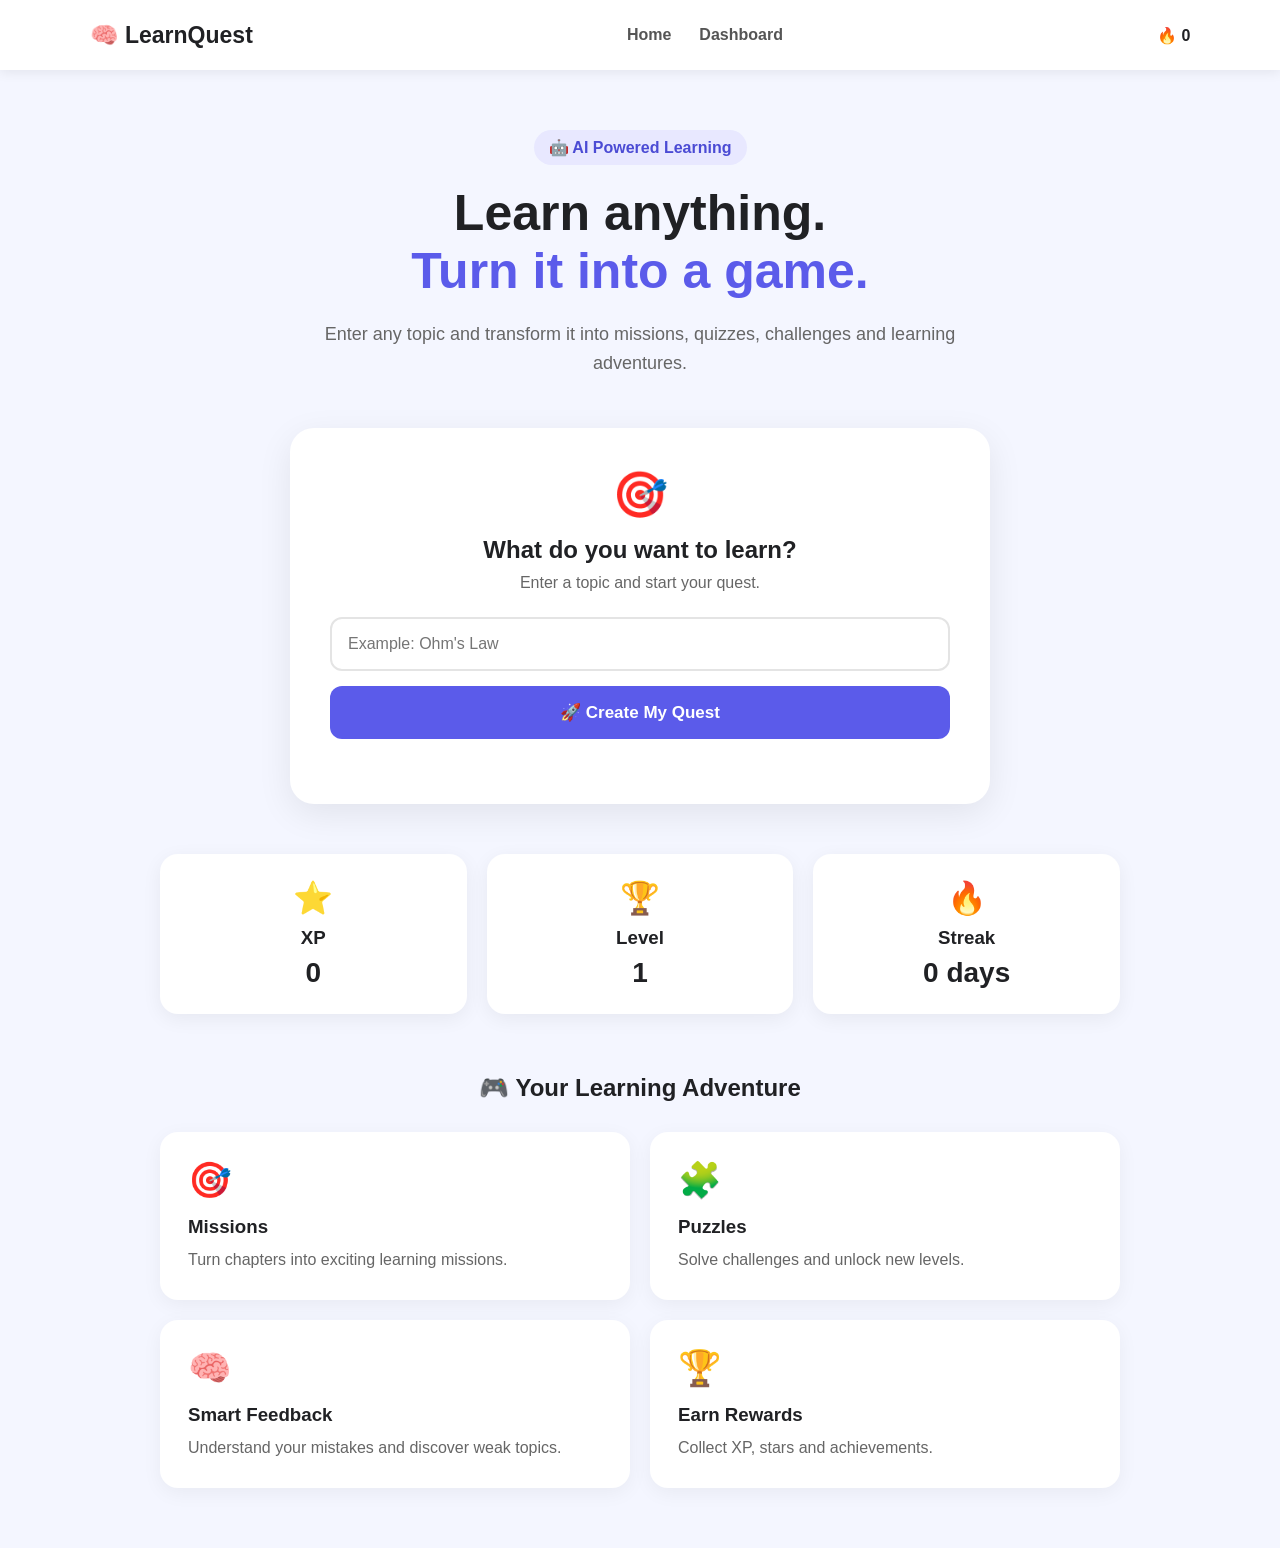
<file: index.html>
<!DOCTYPE html>
<html lang="en">

<head>

    <meta charset="UTF-8">

    <meta name="viewport"
          content="width=device-width, initial-scale=1.0">

    <title>LearnQuest</title>

    <link rel="stylesheet" href="style.css">

</head>


<body>

<header class="navbar">

    <div class="logo">
        🧠 LearnQuest
    </div>

    <nav>
        <a href="index.html">Home</a>
        <a href="dashboard.html">Dashboard</a>
    </nav>

    <div class="nav-streak">
        🔥 <span id="navStreak">0</span>
    </div>

</header>



<main class="home-container">


    <!-- HERO -->

    <section class="hero">

        <div class="hero-badge">
            🤖 AI Powered Learning
        </div>

        <h1>
            Learn anything.
            <br>
            <span>Turn it into a game.</span>
        </h1>

        <p>
            Enter any topic and transform it into
            missions, quizzes, challenges and
            learning adventures.
        </p>

    </section>



    <!-- TOPIC INPUT -->

    <section class="topic-card">

        <div class="card-icon">
            🎯
        </div>

        <h2>
            What do you want to learn?
        </h2>

        <p>
            Enter a topic and start your quest.
        </p>


        <input
            type="text"
            id="topicInput"
            placeholder="Example: Ohm's Law"
        >


        <button
            class="primary-button"
            onclick="startQuest()">

            🚀 Create My Quest

        </button>


        <p
            id="homeMessage"
            class="message">
        </p>

    </section>



    <!-- STATS -->

    <section class="stats-grid">


        <div class="stat-card">

            <div class="stat-icon">
                ⭐
            </div>

            <h3>XP</h3>

            <strong id="homeXP">
                0
            </strong>

        </div>


        <div class="stat-card">

            <div class="stat-icon">
                🏆
            </div>

            <h3>Level</h3>

            <strong id="homeLevel">
                1
            </strong>

        </div>


        <div class="stat-card">

            <div class="stat-icon">
                🔥
            </div>

            <h3>Streak</h3>

            <strong id="homeStreak">
                0
            </strong>

        </div>

    </section>



    <!-- FEATURES -->

    <section class="features-section">

        <h2>
            🎮 Your Learning Adventure
        </h2>


        <div class="feature-grid">


            <div class="feature-card">

                <div class="feature-icon">
                    🎯
                </div>

                <h3>
                    Missions
                </h3>

                <p>
                    Turn chapters into exciting
                    learning missions.
                </p>

            </div>



            <div class="feature-card">

                <div class="feature-icon">
                    🧩
                </div>

                <h3>
                    Puzzles
                </h3>

                <p>
                    Solve challenges and unlock
                    new levels.
                </p>

            </div>



            <div class="feature-card">

                <div class="feature-icon">
                    🧠
                </div>

                <h3>
                    Smart Feedback
                </h3>

                <p>
                    Understand your mistakes and
                    discover weak topics.
                </p>

            </div>



            <div class="feature-card">

                <div class="feature-icon">
                    🏆
                </div>

                <h3>
                    Earn Rewards
                </h3>

                <p>
                    Collect XP, stars and achievements.
                </p>

            </div>

        </div>

    </section>


</main>


<script src="data.js"></script>
<script src="script.js"></script>

</body>

</html>
</file>
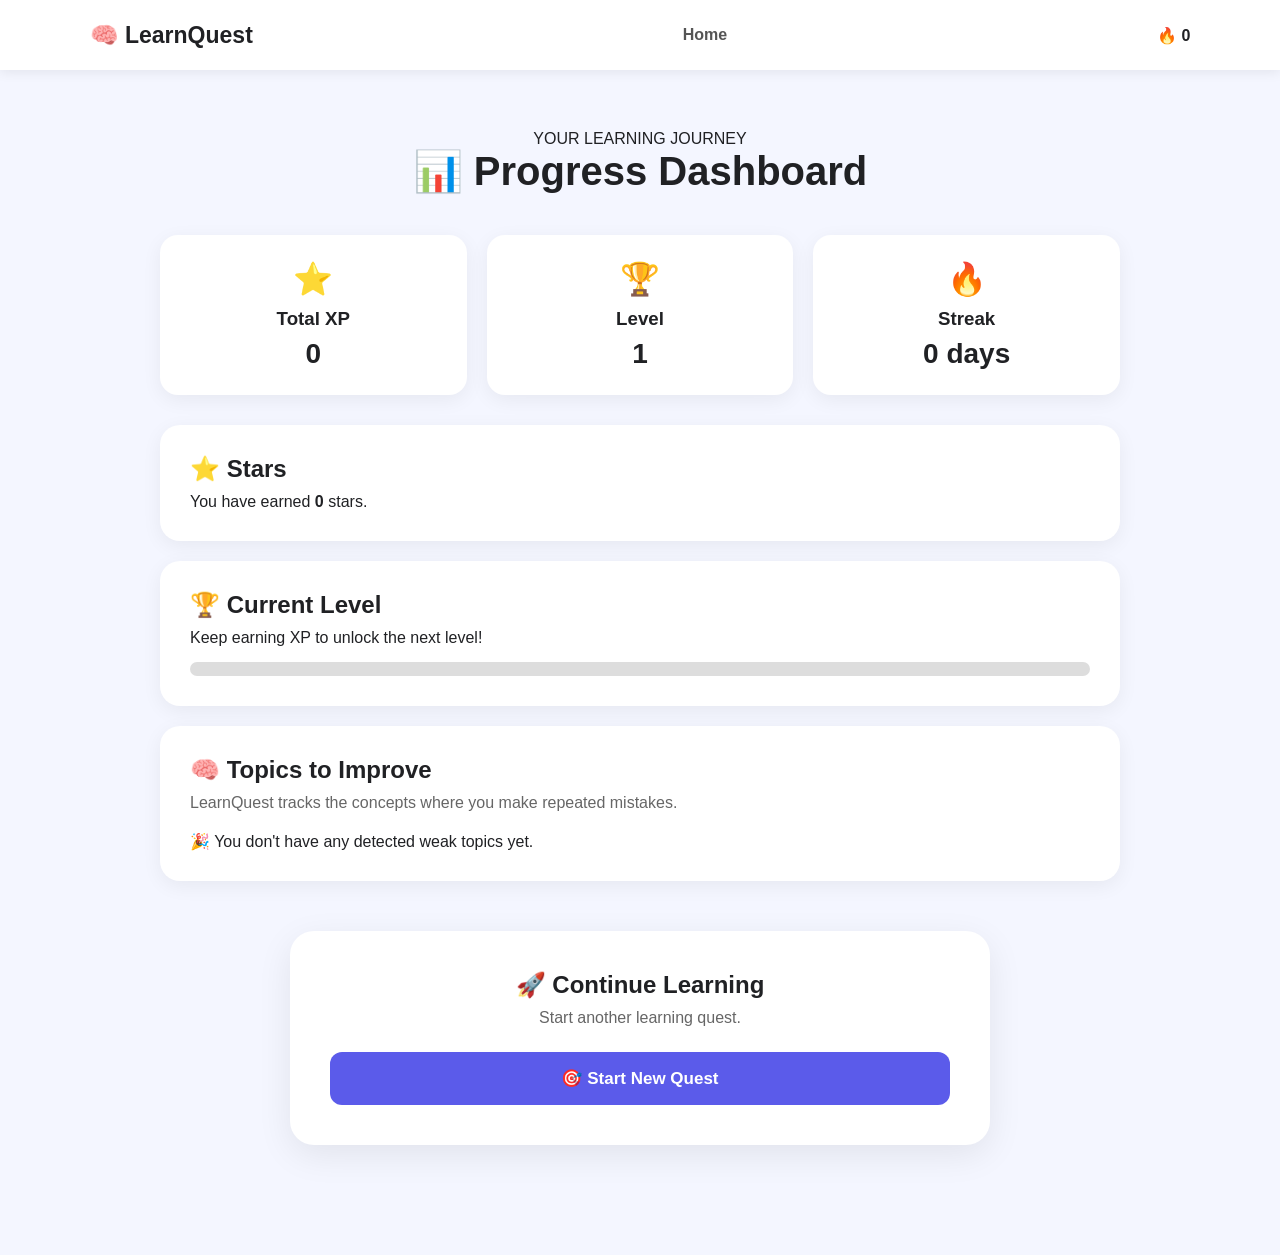
<file: dashboard.html>
<!DOCTYPE html>
<html lang="en">

<head>

    <meta charset="UTF-8">

    <meta name="viewport"
          content="width=device-width, initial-scale=1.0">

    <title>LearnQuest - Dashboard</title>

    <link rel="stylesheet" href="style.css">

</head>


<body>


<header class="navbar">

    <div class="logo">
        🧠 LearnQuest
    </div>


    <nav>

        <a href="index.html">
            Home
        </a>

    </nav>


    <div class="nav-streak">

        🔥 <span id="dashboardNavStreak">
            0
        </span>

    </div>

</header>



<main class="home-container">


    <section class="dashboard-header">

        <p class="welcome-text">
            YOUR LEARNING JOURNEY
        </p>


        <h1>
            📊 Progress Dashboard
        </h1>

    </section>



    <!-- MAIN STATS -->

    <section class="stats-grid">


        <div class="stat-card">

            <div class="stat-icon">
                ⭐
            </div>

            <h3>
                Total XP
            </h3>

            <strong id="dashboardXP">
                0
            </strong>

        </div>



        <div class="stat-card">

            <div class="stat-icon">
                🏆
            </div>

            <h3>
                Level
            </h3>

            <strong id="dashboardLevel">
                1
            </strong>

        </div>



        <div class="stat-card">

            <div class="stat-icon">
                🔥
            </div>

            <h3>
                Streak
            </h3>

            <strong>

                <span id="dashboardStreak">
                    0
                </span>

                days

            </strong>

        </div>


    </section>



    <!-- STARS -->

    <section class="dashboard-card">

        <h2>
            ⭐ Stars
        </h2>


        <p style="margin-top:10px;">

            You have earned

            <strong id="dashboardStars">
                0
            </strong>

            stars.

        </p>

    </section>



    <!-- LEVEL -->

    <section class="dashboard-card">

        <h2>
            🏆 Current Level
        </h2>


        <p style="margin-top:10px;">

            Keep earning XP to unlock
            the next level!

        </p>


        <div class="level-bar">

            <div
                class="level-progress"
                id="levelProgress">
            </div>

        </div>

    </section>



    <!-- WEAK TOPICS -->

    <section class="dashboard-card">

        <h2>
            🧠 Topics to Improve
        </h2>


        <p style="margin:10px 0 20px; color:#666;">

            LearnQuest tracks the concepts
            where you make repeated mistakes.

        </p>


        <div id="weakTopics">

            Loading...

        </div>

    </section>



    <section class="topic-card">

        <h2>
            🚀 Continue Learning
        </h2>


        <p>
            Start another learning quest.
        </p>


        <button
            class="primary-button"
            onclick="goHome()">

            🎯 Start New Quest

        </button>

    </section>


</main>



<script src="data.js"></script>
<script src="script.js"></script>


<script>

function goHome() {

    window.location.href =
        "index.html";

}

</script>


</body>

</html>
</file>
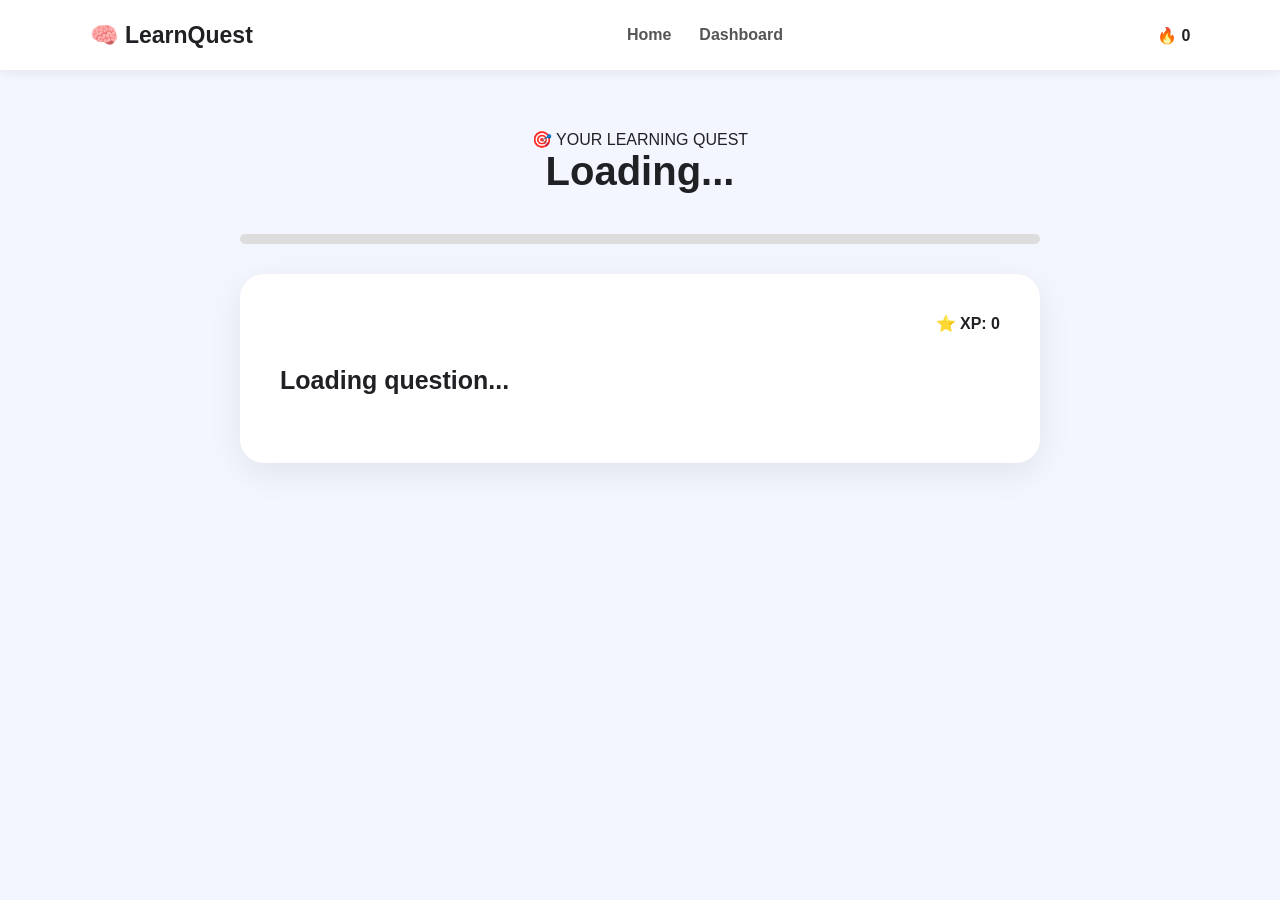
<file: game.html>
<!DOCTYPE html>
<html lang="en">

<head>

    <meta charset="UTF-8">

    <meta name="viewport"
          content="width=device-width, initial-scale=1.0">

    <title>LearnQuest - Quest</title>

    <link rel="stylesheet" href="style.css">

</head>


<body>


<header class="navbar">

    <div class="logo">
        🧠 LearnQuest
    </div>


    <nav>

        <a href="index.html">
            Home
        </a>

        <a href="dashboard.html">
            Dashboard
        </a>

    </nav>


    <div class="nav-streak">
        🔥 <span id="gameStreak">0</span>
    </div>

</header>



<main class="home-container">


    <div class="dashboard-header">

        <p class="welcome-text">
            🎯 YOUR LEARNING QUEST
        </p>


        <h1 id="gameTopic">
            Loading...
        </h1>

    </div>



    <div class="progress-container">

        <div class="progress-bar">

            <div
                class="progress-fill"
                id="progressFill">
            </div>

        </div>

    </div>



    <section class="game-card">


        <div class="game-header">

            <span
                class="question-number"
                id="questionNumber">
            </span>


            <span class="xp-display">

                ⭐ XP:
                <span id="gameXP">
                    0
                </span>

            </span>

        </div>



        <h2
            class="question"
            id="questionText">

            Loading question...

        </h2>



        <div
            class="options"
            id="options">

        </div>



        <div
            id="feedback"
            class="feedback">

        </div>



        <button
            id="nextButton"
            class="next-button"
            onclick="nextQuestion()"
            style="display:none;">

            Next Question →

        </button>


    </section>


</main>



<script src="data.js"></script>
<script src="script.js"></script>


</body>

</html>
</file>
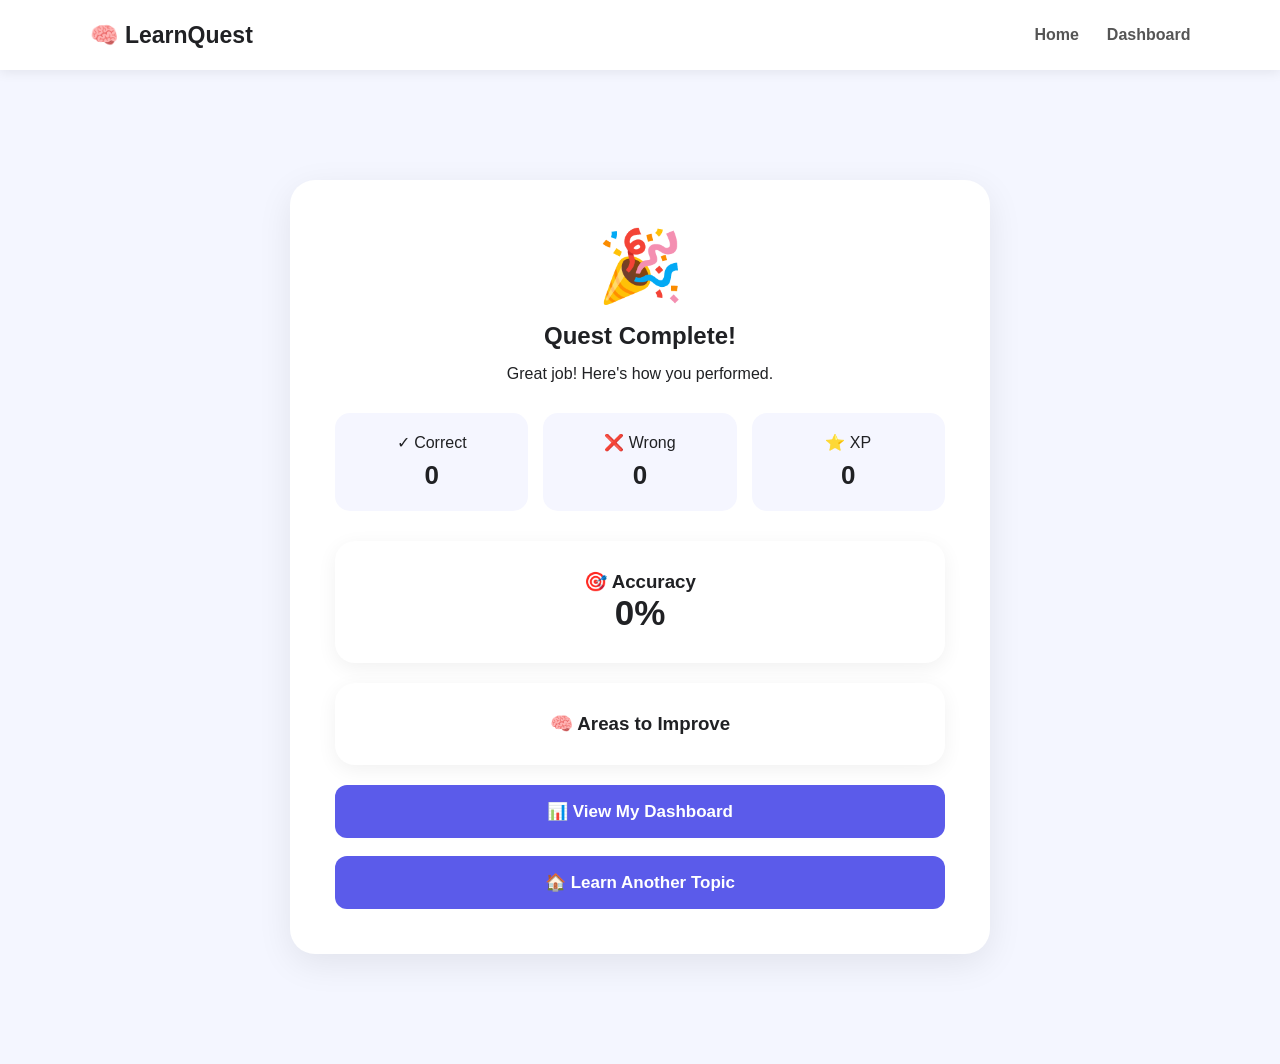
<file: result.html>
<!DOCTYPE html>
<html lang="en">

<head>

    <meta charset="UTF-8">

    <meta name="viewport"
          content="width=device-width, initial-scale=1.0">

    <title>LearnQuest - Result</title>

    <link rel="stylesheet" href="style.css">

</head>


<body>


<header class="navbar">

    <div class="logo">
        🧠 LearnQuest
    </div>


    <nav>

        <a href="index.html">
            Home
        </a>

        <a href="dashboard.html">
            Dashboard
        </a>

    </nav>

</header>



<main class="home-container">


    <section class="result-card">


        <div class="result-emoji">
            🎉
        </div>


        <h1>
            Quest Complete!
        </h1>


        <p>
            Great job! Here's how you performed.
        </p>



        <div class="result-stats">


            <div class="result-stat">

                ✓ Correct

                <strong
                    id="resultCorrect">
                    0
                </strong>

            </div>


            <div class="result-stat">

                ❌ Wrong

                <strong
                    id="resultWrong">
                    0
                </strong>

            </div>


            <div class="result-stat">

                ⭐ XP

                <strong
                    id="resultXP">
                    0
                </strong>

            </div>

        </div>



        <div class="dashboard-card">

            <h3>
                🎯 Accuracy
            </h3>


            <strong
                id="resultAccuracy"
                style="font-size:35px;">

                0%

            </strong>

        </div>



        <div class="dashboard-card">

            <h3>
                🧠 Areas to Improve
            </h3>


            <div
                id="resultWeakTopics">

            </div>

        </div>



        <button
            class="primary-button"
            onclick="goToDashboard()">

            📊 View My Dashboard

        </button>


        <br>
        <br>


        <button
            class="primary-button"
            onclick="goHome()">

            🏠 Learn Another Topic

        </button>


    </section>


</main>



<script src="script.js"></script>


<script>

function goToDashboard() {

    window.location.href =
        "dashboard.html";

}


function goHome() {

    window.location.href =
        "index.html";

}

</script>


</body>

</html>
</file>
<file: style.css>
* {
    box-sizing: border-box;
    margin: 0;
    padding: 0;
}


body {

    font-family:
        Arial,
        Helvetica,
        sans-serif;

    background:
        #f4f6ff;

    color:
        #202124;

    min-height:
        100vh;
}



/* =========================
   NAVBAR
========================= */

.navbar {

    height: 70px;

    background:
        white;

    display:
        flex;

    align-items:
        center;

    justify-content:
        space-between;

    padding:
        0 7%;

    box-shadow:
        0 2px 12px rgba(0,0,0,0.08);

    position:
        sticky;

    top:
        0;

    z-index:
        100;

}


.logo {

    font-size:
        23px;

    font-weight:
        800;

}


.navbar nav {

    display:
        flex;

    gap:
        28px;

}


.navbar a {

    text-decoration:
        none;

    color:
        #555;

    font-weight:
        600;

}


.navbar a:hover {

    color:
        #5b5bea;

}


.nav-streak {

    font-weight:
        700;

}



/* =========================
   GENERAL
========================= */

.home-container {

    max-width:
        1000px;

    margin:
        auto;

    padding:
        60px 20px;

}


.hero {

    text-align:
        center;

}


.hero-badge {

    display:
        inline-block;

    padding:
        8px 15px;

    border-radius:
        30px;

    background:
        #e8e8ff;

    color:
        #4b4bd4;

    font-weight:
        700;

    margin-bottom:
        20px;

}


.hero h1 {

    font-size:
        50px;

    line-height:
        1.15;

    margin-bottom:
        20px;

}


.hero h1 span {

    color:
        #5b5bea;

}


.hero > p:last-child {

    max-width:
        680px;

    margin:
        auto;

    font-size:
        18px;

    line-height:
        1.6;

    color:
        #666;

}



/* =========================
   TOPIC CARD
========================= */

.topic-card {

    max-width:
        700px;

    margin:
        50px auto;

    background:
        white;

    padding:
        40px;

    border-radius:
        24px;

    text-align:
        center;

    box-shadow:
        0 10px 35px rgba(0,0,0,0.08);

}


.card-icon {

    font-size:
        45px;

    margin-bottom:
        15px;

}


.topic-card h2 {

    margin-bottom:
        10px;

}


.topic-card > p {

    color:
        #666;

    margin-bottom:
        25px;

}


.topic-card input {

    width:
        100%;

    padding:
        16px;

    border:
        2px solid #e4e4e4;

    border-radius:
        12px;

    font-size:
        16px;

    outline:
        none;

    margin-bottom:
        15px;

}


.topic-card input:focus {

    border-color:
        #5b5bea;

}


.primary-button,
.topic-card button {

    width:
        100%;

    padding:
        16px;

    border:
        none;

    border-radius:
        12px;

    background:
        #5b5bea;

    color:
        white;

    font-size:
        17px;

    font-weight:
        700;

    cursor:
        pointer;

}


.primary-button:hover,
.topic-card button:hover {

    opacity:
        0.9;

    transform:
        translateY(-1px);

}


.message {

    margin-top:
        15px;

}



/* =========================
   STATS
========================= */

.stats-grid {

    display:
        grid;

    grid-template-columns:
        repeat(3, 1fr);

    gap:
        20px;

    margin:
        30px 0;

}


.stat-card {

    background:
        white;

    padding:
        25px;

    border-radius:
        18px;

    text-align:
        center;

    box-shadow:
        0 5px 20px rgba(0,0,0,0.06);

}


.stat-icon {

    font-size:
        32px;

    margin-bottom:
        10px;

}


.stat-card h3 {

    margin-bottom:
        8px;

}


.stat-card strong {

    font-size:
        28px;

}



/* =========================
   FEATURES
========================= */

.features-section {

    margin-top:
        60px;

}


.features-section > h2 {

    text-align:
        center;

    margin-bottom:
        30px;

}


.feature-grid {

    display:
        grid;

    grid-template-columns:
        repeat(2, 1fr);

    gap:
        20px;

}


.feature-card {

    background:
        white;

    padding:
        28px;

    border-radius:
        18px;

    box-shadow:
        0 5px 20px rgba(0,0,0,0.05);

}


.feature-icon {

    font-size:
        35px;

    margin-bottom:
        15px;

}


.feature-card h3 {

    margin-bottom:
        10px;

}


.feature-card p {

    color:
        #666;

    line-height:
        1.5;

}



/* =========================
   GAME
========================= */

.progress-container {

    max-width:
        800px;

    margin:
        20px auto;

}


.progress-bar {

    width:
        100%;

    height:
        10px;

    background:
        #ddd;

    border-radius:
        20px;

    overflow:
        hidden;

}


.progress-fill {

    height:
        100%;

    background:
        #5b5bea;

    width:
        0%;

    transition:
        width 0.3s ease;

}


.game-card {

    max-width:
        800px;

    margin:
        30px auto;

    background:
        white;

    padding:
        40px;

    border-radius:
        24px;

    box-shadow:
        0 10px 35px rgba(0,0,0,0.08);

}


.game-header {

    display:
        flex;

    justify-content:
        space-between;

    margin-bottom:
        30px;

}


.question-number {

    color:
        #5b5bea;

    font-weight:
        700;

}


.xp-display {

    font-weight:
        700;

}


.question {

    font-size:
        25px;

    line-height:
        1.4;

    margin-bottom:
        25px;

}


.options {

    display:
        grid;

    gap:
        14px;

}


.option {

    padding:
        17px;

    border:
        2px solid #e5e5e5;

    border-radius:
        12px;

    background:
        white;

    cursor:
        pointer;

    text-align:
        left;

    font-size:
        16px;

}


.option:hover {

    border-color:
        #5b5bea;

    background:
        #f6f6ff;

}


.option.selected {

    border-color:
        #5b5bea;

    background:
        #eeeeff;

}


.option.correct {

    border-color:
        #35a853;

    background:
        #e8f5e9;

}


.option.wrong {

    border-color:
        #ea4335;

    background:
        #ffebee;

}


.feedback {

    margin-top:
        25px;

    padding:
        20px;

    border-radius:
        15px;

    display:
        none;

}


.feedback.show {

    display:
        block;

}


.feedback.correct {

    background:
        #e8f5e9;

}


.feedback.wrong {

    background:
        #ffebee;

}


.next-button {

    margin-top:
        20px;

    width:
        100%;

    padding:
        15px;

    border:
        none;

    border-radius:
        12px;

    background:
        #5b5bea;

    color:
        white;

    font-size:
        16px;

    font-weight:
        700;

    cursor:
        pointer;

}



/* =========================
   RESULT
========================= */

.result-card {

    max-width:
        700px;

    margin:
        50px auto;

    background:
        white;

    padding:
        45px;

    border-radius:
        25px;

    text-align:
        center;

    box-shadow:
        0 10px 35px rgba(0,0,0,0.08);

}


.result-emoji {

    font-size:
        70px;

}


.result-card h1 {

    margin:
        15px 0;

}


.result-stats {

    display:
        grid;

    grid-template-columns:
        repeat(3, 1fr);

    gap:
        15px;

    margin:
        30px 0;

}


.result-stat {

    background:
        #f5f6ff;

    padding:
        20px;

    border-radius:
        15px;

}


.result-stat strong {

    display:
        block;

    font-size:
        26px;

    margin-top:
        8px;

}



/* =========================
   DASHBOARD
========================= */

.dashboard-header {

    text-align:
        center;

    margin-bottom:
        40px;

}


.dashboard-header h1 {

    font-size:
        40px;

}


.dashboard-card {

    background:
        white;

    padding:
        30px;

    border-radius:
        20px;

    margin-bottom:
        20px;

    box-shadow:
        0 5px 20px rgba(0,0,0,0.06);

}


.level-bar {

    height:
        14px;

    background:
        #ddd;

    border-radius:
        20px;

    overflow:
        hidden;

    margin-top:
        15px;

}


.level-progress {

    height:
        100%;

    width:
        0%;

    background:
        #5b5bea;

}


.weak-topic {

    display:
        flex;

    justify-content:
        space-between;

    padding:
        15px 0;

    border-bottom:
        1px solid #eee;

}


.weak-topic:last-child {

    border-bottom:
        none;

}



/* =========================
   MOBILE
========================= */

@media (max-width: 700px) {

    .navbar {

        padding:
            0 5%;

    }


    .navbar nav {

        display:
            none;

    }


    .hero h1 {

        font-size:
            36px;

    }


    .stats-grid {

        grid-template-columns:
            1fr;

    }


    .feature-grid {

        grid-template-columns:
            1fr;

    }


    .game-card {

        padding:
            25px;

    }


    .question {

        font-size:
            21px;

    }


    .result-stats {

        grid-template-columns:
            1fr;

    }

}
</file>
